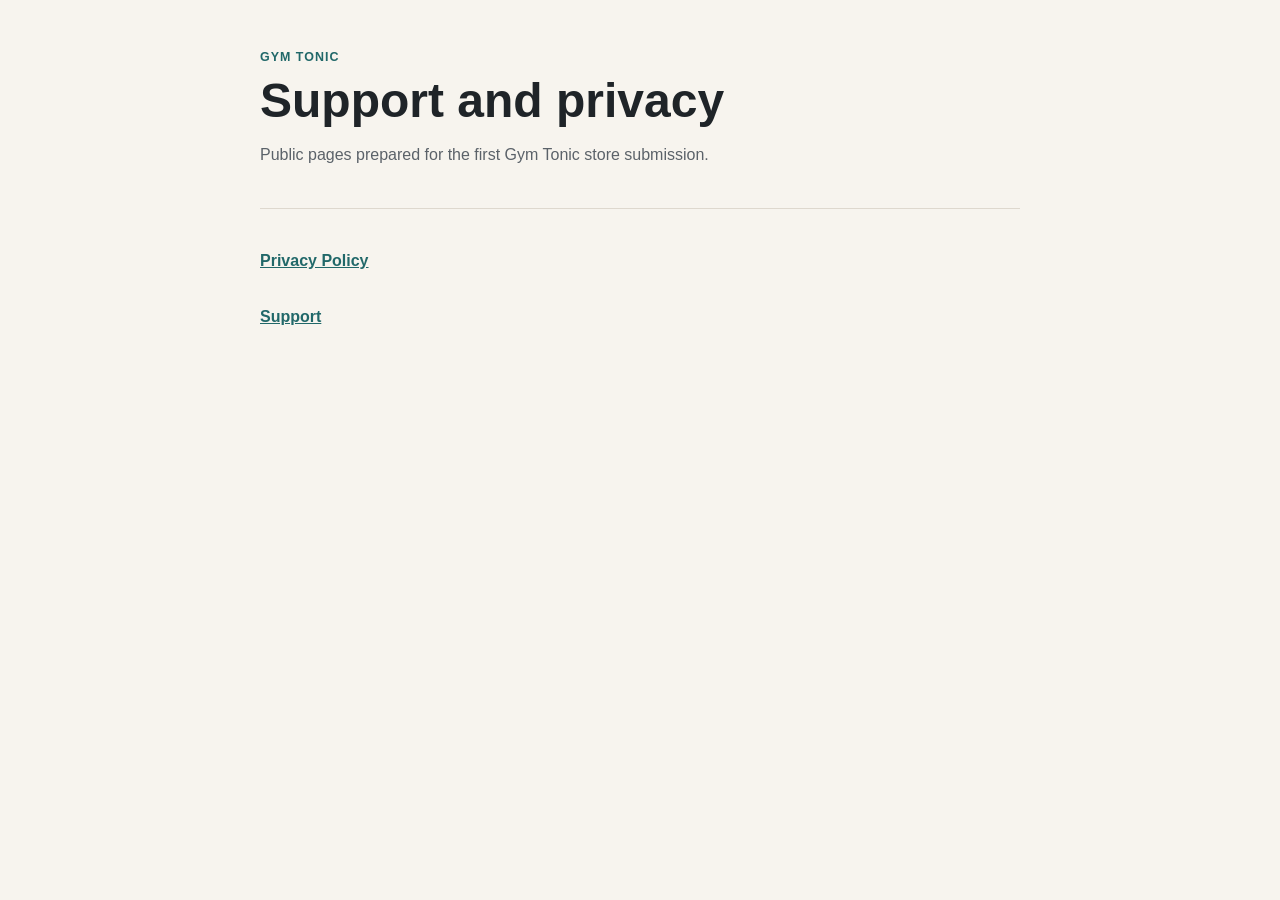
<file: index.html>
<!doctype html>
<html lang="en">
  <head>
    <meta charset="utf-8">
    <meta name="viewport" content="width=device-width, initial-scale=1">
    <title>Gym Tonic</title>
    <meta name="description" content="Gym Tonic support and privacy pages.">
    <link rel="stylesheet" href="styles.css">
  </head>
  <body>
    <main class="page">
      <header class="hero">
        <p class="eyebrow">Gym Tonic</p>
        <h1>Support and privacy</h1>
        <p>Public pages prepared for the first Gym Tonic store submission.</p>
      </header>

      <section class="links" aria-label="Documents">
        <a href="privacy.html">Privacy Policy</a>
        <a href="support.html">Support</a>
      </section>
    </main>
  </body>
</html>
</file>
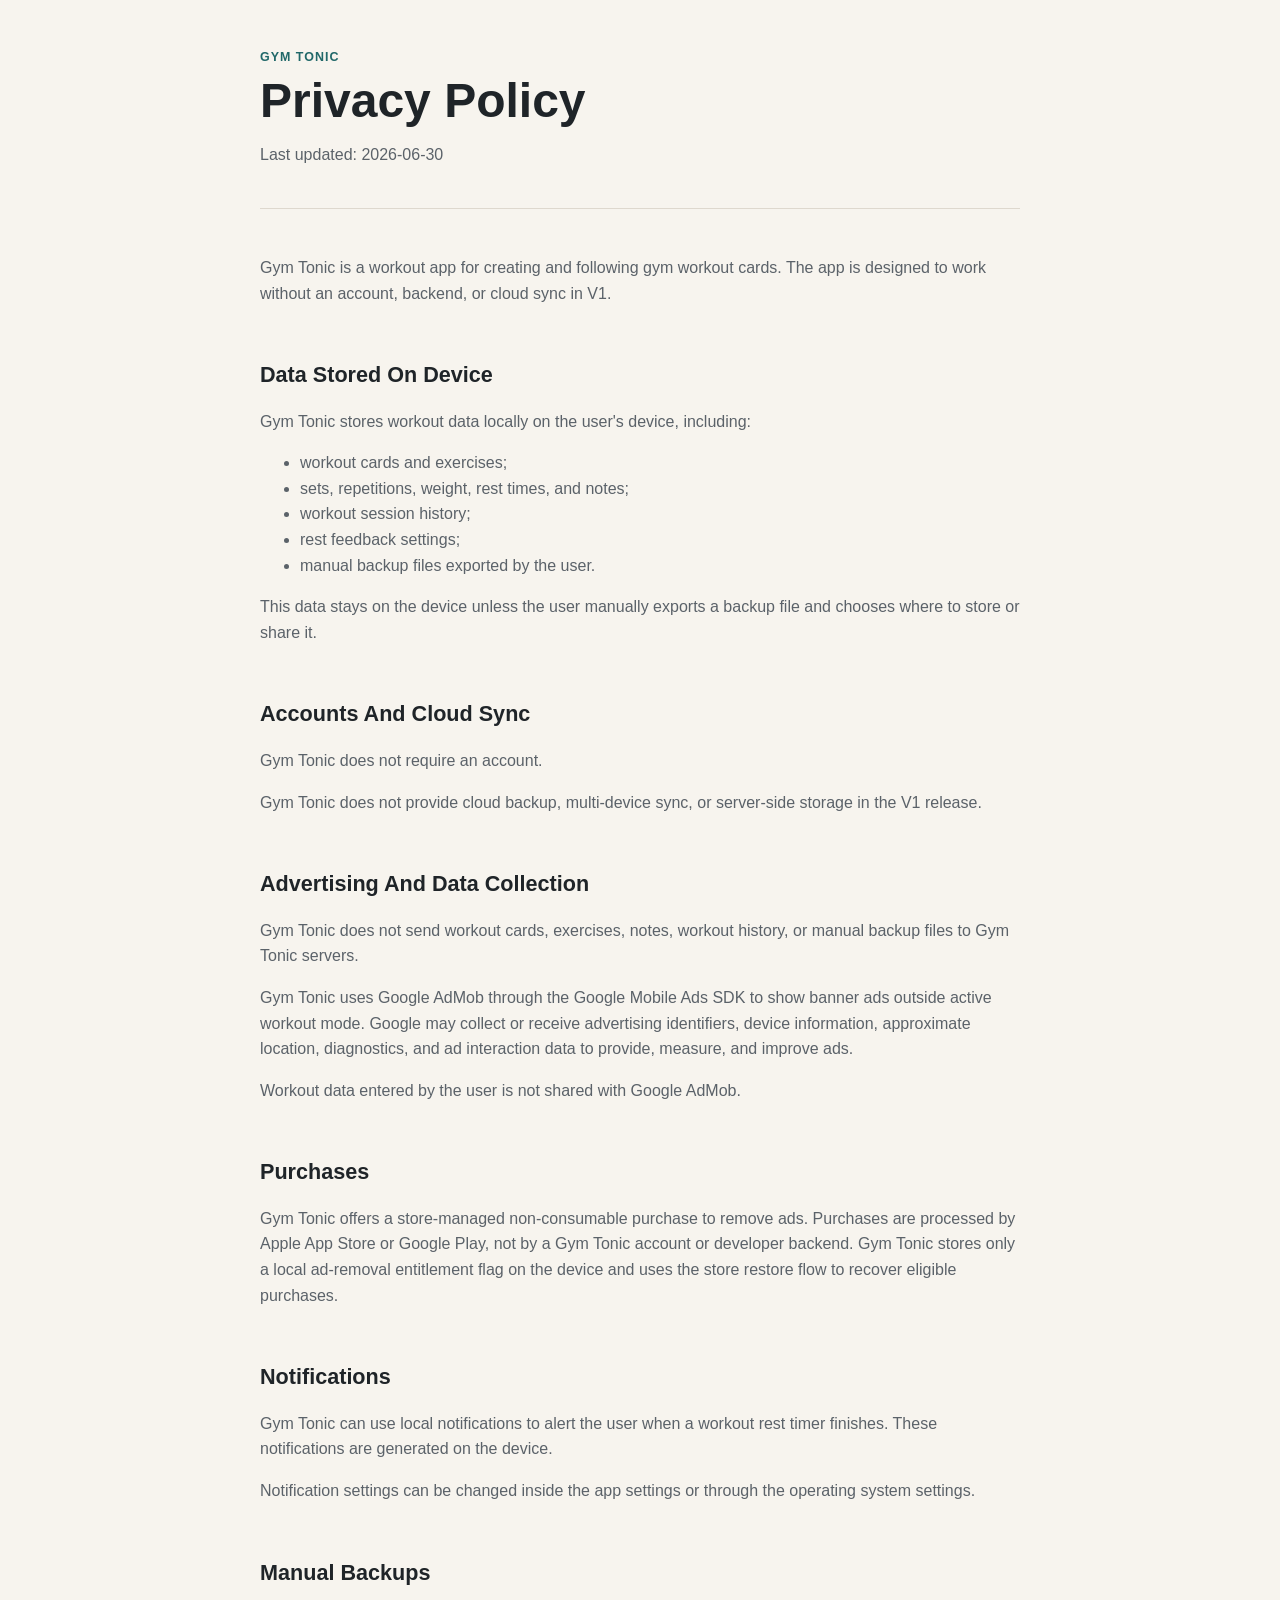
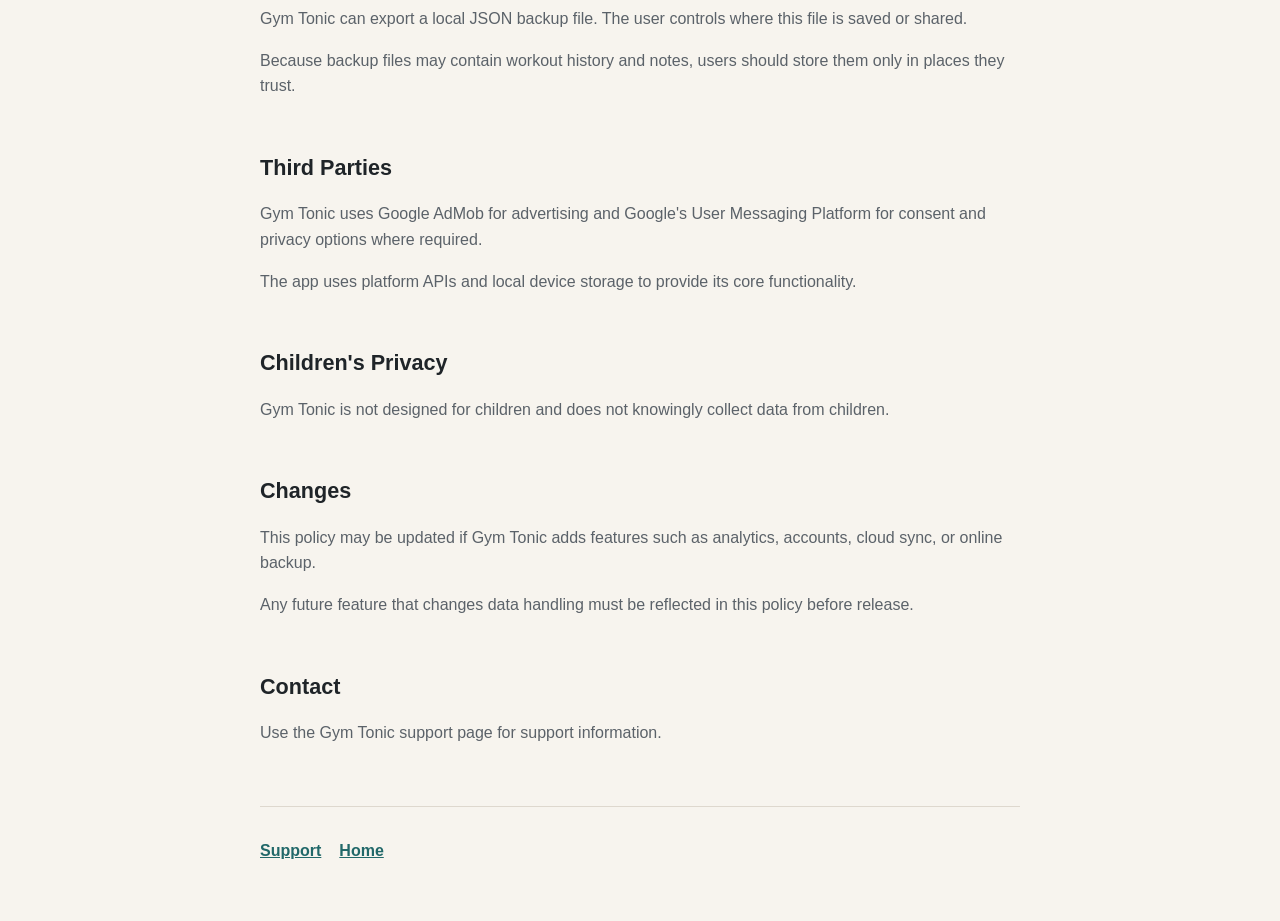
<file: privacy.html>
<!doctype html>
<html lang="en">
  <head>
    <meta charset="utf-8">
    <meta name="viewport" content="width=device-width, initial-scale=1">
    <title>Gym Tonic Privacy Policy</title>
    <meta name="description" content="Privacy Policy for Gym Tonic.">
    <link rel="stylesheet" href="styles.css">
  </head>
  <body>
    <main class="page">
      <header class="hero">
        <p class="eyebrow">Gym Tonic</p>
        <h1>Privacy Policy</h1>
        <p>Last updated: 2026-06-30</p>
      </header>

      <section>
        <p>Gym Tonic is a workout app for creating and following gym workout cards. The app is designed to work without an account, backend, or cloud sync in V1.</p>
      </section>

      <section>
        <h2>Data Stored On Device</h2>
        <p>Gym Tonic stores workout data locally on the user's device, including:</p>
        <ul>
          <li>workout cards and exercises;</li>
          <li>sets, repetitions, weight, rest times, and notes;</li>
          <li>workout session history;</li>
          <li>rest feedback settings;</li>
          <li>manual backup files exported by the user.</li>
        </ul>
        <p>This data stays on the device unless the user manually exports a backup file and chooses where to store or share it.</p>
      </section>

      <section>
        <h2>Accounts And Cloud Sync</h2>
        <p>Gym Tonic does not require an account.</p>
        <p>Gym Tonic does not provide cloud backup, multi-device sync, or server-side storage in the V1 release.</p>
      </section>

      <section>
        <h2>Advertising And Data Collection</h2>
        <p>Gym Tonic does not send workout cards, exercises, notes, workout history, or manual backup files to Gym Tonic servers.</p>
        <p>Gym Tonic uses Google AdMob through the Google Mobile Ads SDK to show banner ads outside active workout mode. Google may collect or receive advertising identifiers, device information, approximate location, diagnostics, and ad interaction data to provide, measure, and improve ads.</p>
        <p>Workout data entered by the user is not shared with Google AdMob.</p>
      </section>

      <section>
        <h2>Purchases</h2>
        <p>Gym Tonic offers a store-managed non-consumable purchase to remove ads. Purchases are processed by Apple App Store or Google Play, not by a Gym Tonic account or developer backend. Gym Tonic stores only a local ad-removal entitlement flag on the device and uses the store restore flow to recover eligible purchases.</p>
      </section>

      <section>
        <h2>Notifications</h2>
        <p>Gym Tonic can use local notifications to alert the user when a workout rest timer finishes. These notifications are generated on the device.</p>
        <p>Notification settings can be changed inside the app settings or through the operating system settings.</p>
      </section>

      <section>
        <h2>Manual Backups</h2>
        <p>Gym Tonic can export a local JSON backup file. The user controls where this file is saved or shared.</p>
        <p>Because backup files may contain workout history and notes, users should store them only in places they trust.</p>
      </section>

      <section>
        <h2>Third Parties</h2>
        <p>Gym Tonic uses Google AdMob for advertising and Google's User Messaging Platform for consent and privacy options where required.</p>
        <p>The app uses platform APIs and local device storage to provide its core functionality.</p>
      </section>

      <section>
        <h2>Children's Privacy</h2>
        <p>Gym Tonic is not designed for children and does not knowingly collect data from children.</p>
      </section>

      <section>
        <h2>Changes</h2>
        <p>This policy may be updated if Gym Tonic adds features such as analytics, accounts, cloud sync, or online backup.</p>
        <p>Any future feature that changes data handling must be reflected in this policy before release.</p>
      </section>

      <section>
        <h2>Contact</h2>
        <p>Use the Gym Tonic support page for support information.</p>
      </section>

      <nav class="footer-links" aria-label="Footer">
        <a href="support.html">Support</a>
        <a href="index.html">Home</a>
      </nav>
    </main>
  </body>
</html>
</file>
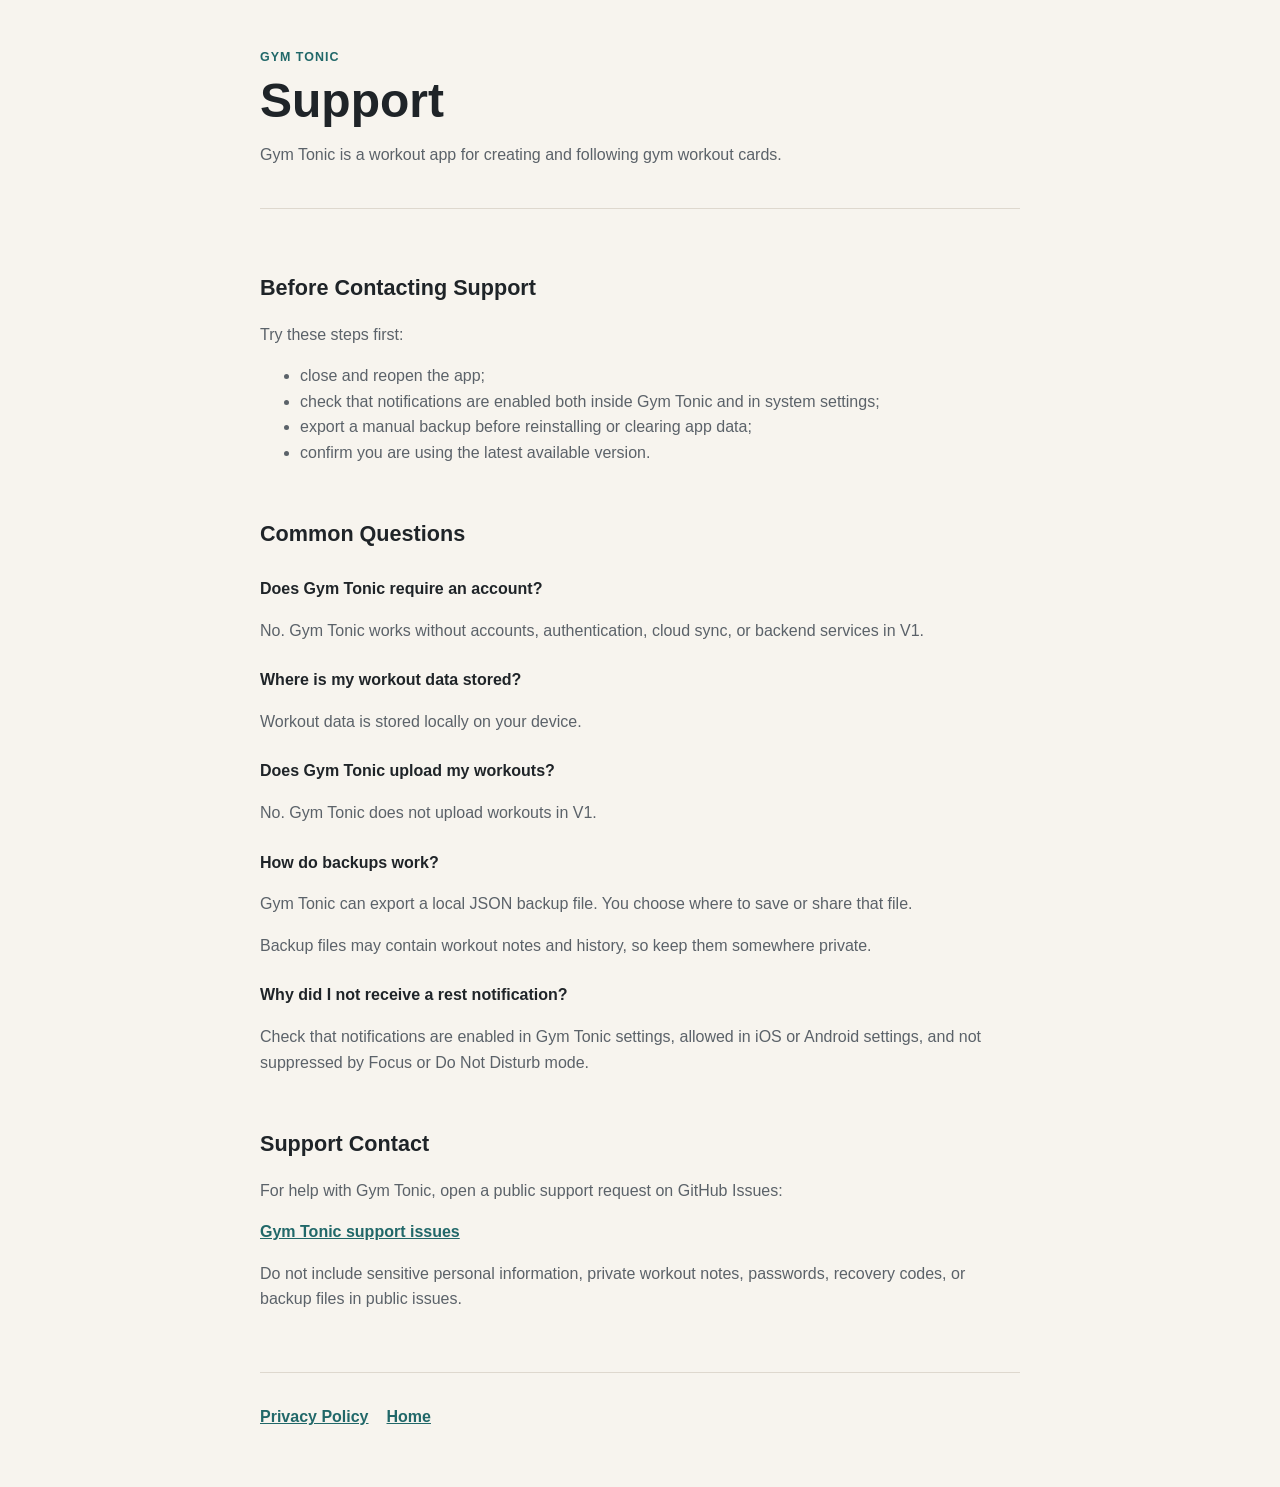
<file: support.html>
<!doctype html>
<html lang="en">
  <head>
    <meta charset="utf-8">
    <meta name="viewport" content="width=device-width, initial-scale=1">
    <title>Gym Tonic Support</title>
    <meta name="description" content="Support information for Gym Tonic.">
    <link rel="stylesheet" href="styles.css">
  </head>
  <body>
    <main class="page">
      <header class="hero">
        <p class="eyebrow">Gym Tonic</p>
        <h1>Support</h1>
        <p>Gym Tonic is a workout app for creating and following gym workout cards.</p>
      </header>

      <section>
        <h2>Before Contacting Support</h2>
        <p>Try these steps first:</p>
        <ul>
          <li>close and reopen the app;</li>
          <li>check that notifications are enabled both inside Gym Tonic and in system settings;</li>
          <li>export a manual backup before reinstalling or clearing app data;</li>
          <li>confirm you are using the latest available version.</li>
        </ul>
      </section>

      <section>
        <h2>Common Questions</h2>

        <h3>Does Gym Tonic require an account?</h3>
        <p>No. Gym Tonic works without accounts, authentication, cloud sync, or backend services in V1.</p>

        <h3>Where is my workout data stored?</h3>
        <p>Workout data is stored locally on your device.</p>

        <h3>Does Gym Tonic upload my workouts?</h3>
        <p>No. Gym Tonic does not upload workouts in V1.</p>

        <h3>How do backups work?</h3>
        <p>Gym Tonic can export a local JSON backup file. You choose where to save or share that file.</p>
        <p>Backup files may contain workout notes and history, so keep them somewhere private.</p>

        <h3>Why did I not receive a rest notification?</h3>
        <p>Check that notifications are enabled in Gym Tonic settings, allowed in iOS or Android settings, and not suppressed by Focus or Do Not Disturb mode.</p>
      </section>

      <section>
        <h2>Support Contact</h2>
        <p>For help with Gym Tonic, open a public support request on GitHub Issues:</p>
        <p><a href="https://github.com/kstc4788/gym-tonic-pages/issues">Gym Tonic support issues</a></p>
        <p>Do not include sensitive personal information, private workout notes, passwords, recovery codes, or backup files in public issues.</p>
      </section>

      <nav class="footer-links" aria-label="Footer">
        <a href="privacy.html">Privacy Policy</a>
        <a href="index.html">Home</a>
      </nav>
    </main>
  </body>
</html>
</file>
<file: styles.css>
:root {
  color-scheme: light dark;
  --bg: #f7f4ee;
  --surface: #ffffff;
  --text: #1f2428;
  --muted: #5b6269;
  --accent: #216869;
  --border: #ded8ce;
}

* {
  box-sizing: border-box;
}

body {
  margin: 0;
  background: var(--bg);
  color: var(--text);
  font-family: -apple-system, BlinkMacSystemFont, "Segoe UI", sans-serif;
  line-height: 1.6;
}

a {
  color: var(--accent);
  font-weight: 700;
}

.page {
  width: min(760px, calc(100% - 32px));
  margin: 0 auto;
  padding: 48px 0;
}

.hero {
  margin-bottom: 28px;
  padding-bottom: 24px;
  border-bottom: 1px solid var(--border);
}

.eyebrow {
  margin: 0 0 8px;
  color: var(--accent);
  font-size: 0.78rem;
  font-weight: 800;
  letter-spacing: 0.08em;
  text-transform: uppercase;
}

h1 {
  margin: 0 0 10px;
  font-size: clamp(2rem, 8vw, 3rem);
  line-height: 1.05;
}

h2 {
  margin: 32px 0 10px;
  font-size: 1.35rem;
}

h3 {
  margin: 24px 0 6px;
  font-size: 1rem;
}

p,
li {
  color: var(--muted);
}

section {
  padding: 2px 0;
}

.links {
  display: grid;
  gap: 12px;
}

.links a,
.footer-links a {
  display: inline-flex;
  width: fit-content;
  min-height: 44px;
  align-items: center;
}

.footer-links {
  display: flex;
  flex-wrap: wrap;
  gap: 18px;
  margin-top: 42px;
  padding-top: 22px;
  border-top: 1px solid var(--border);
}

@media (prefers-color-scheme: dark) {
  :root {
    --bg: #141817;
    --surface: #1c2220;
    --text: #eef2ef;
    --muted: #c3cac6;
    --accent: #78d0c8;
    --border: #303936;
  }
}
</file>
